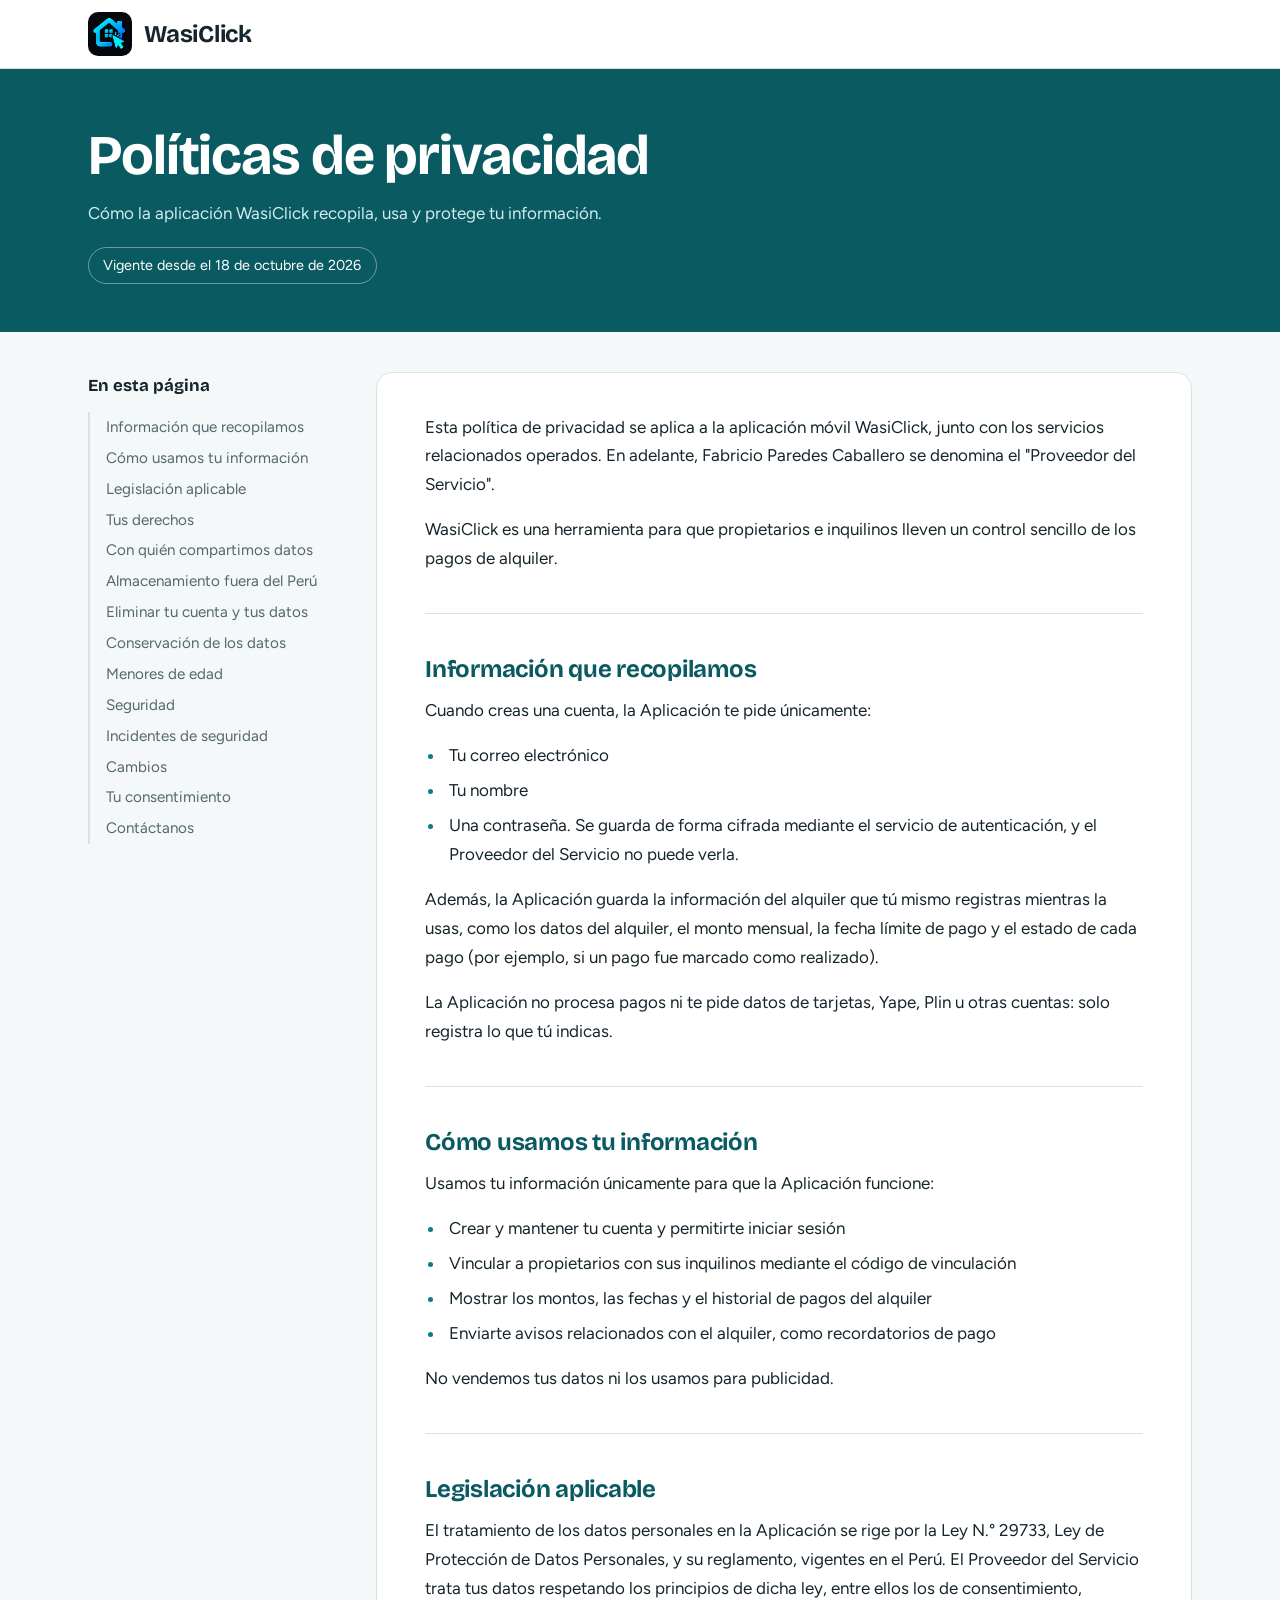
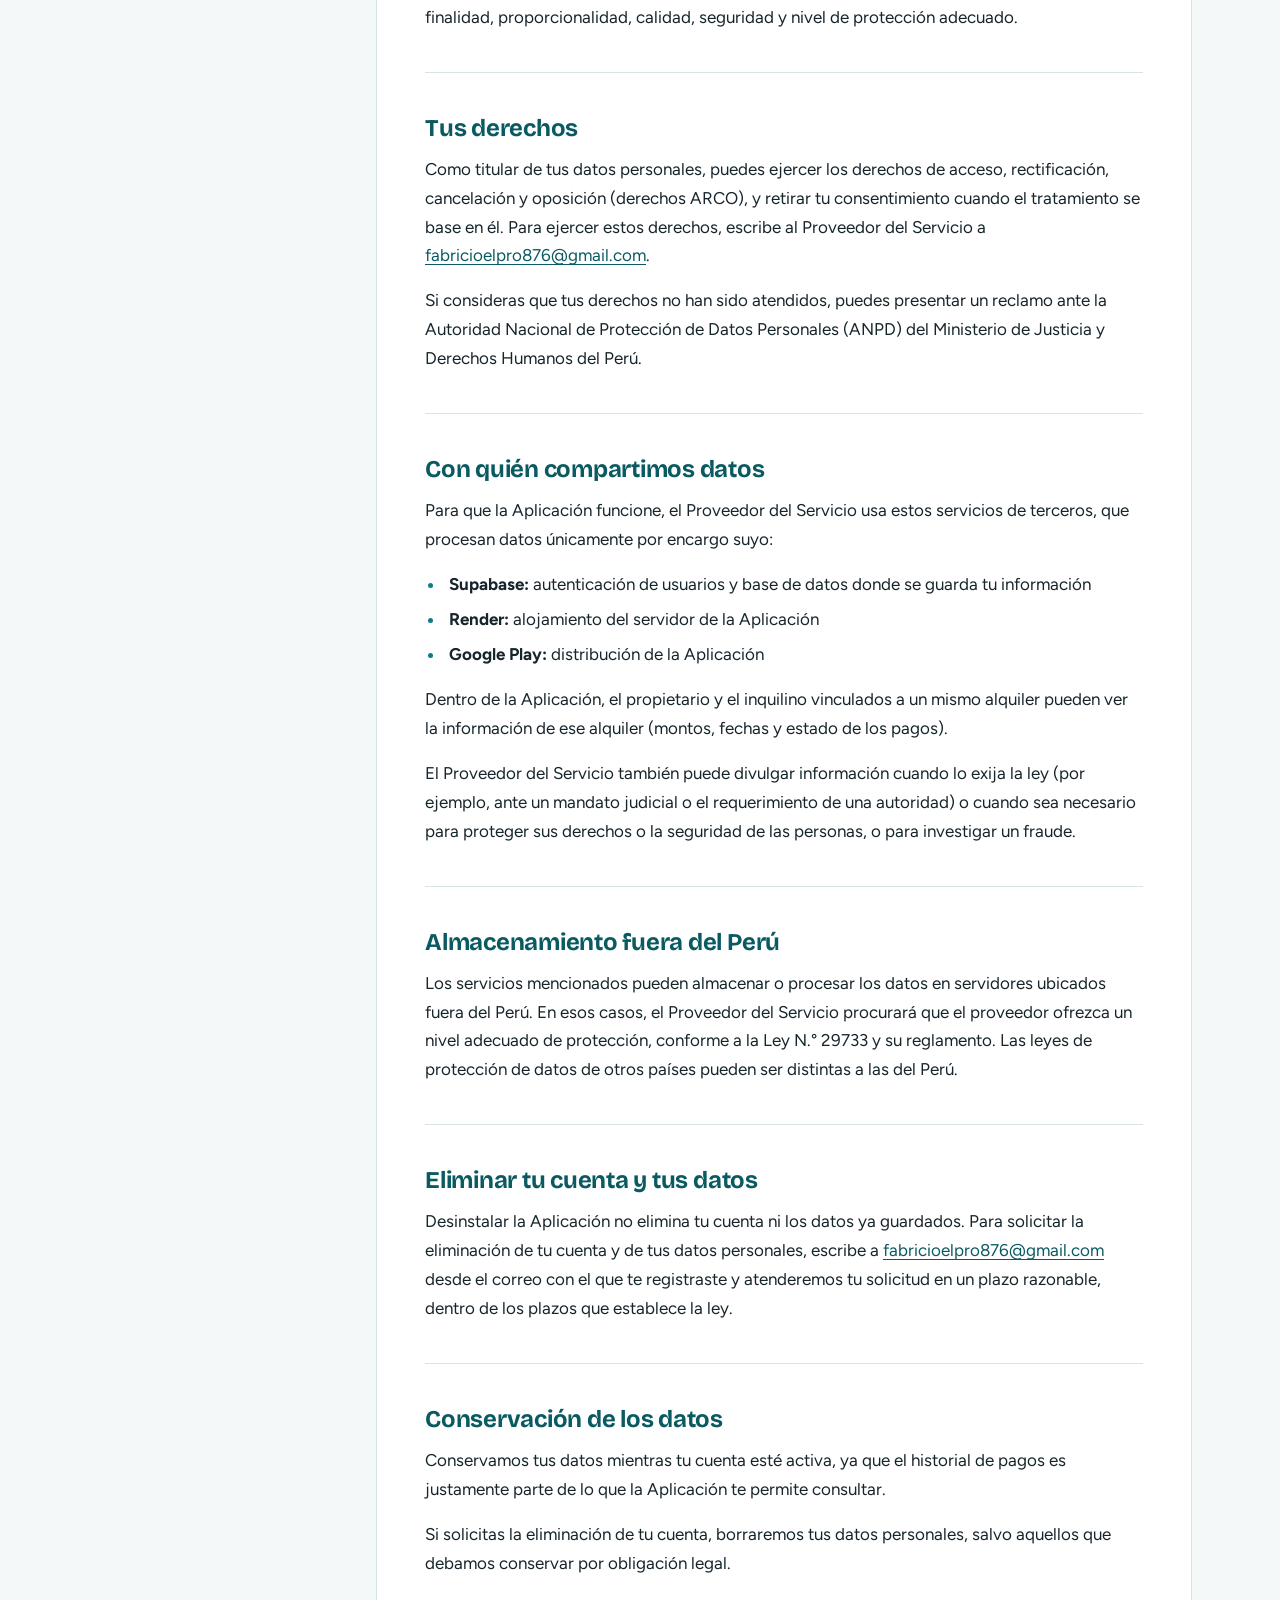
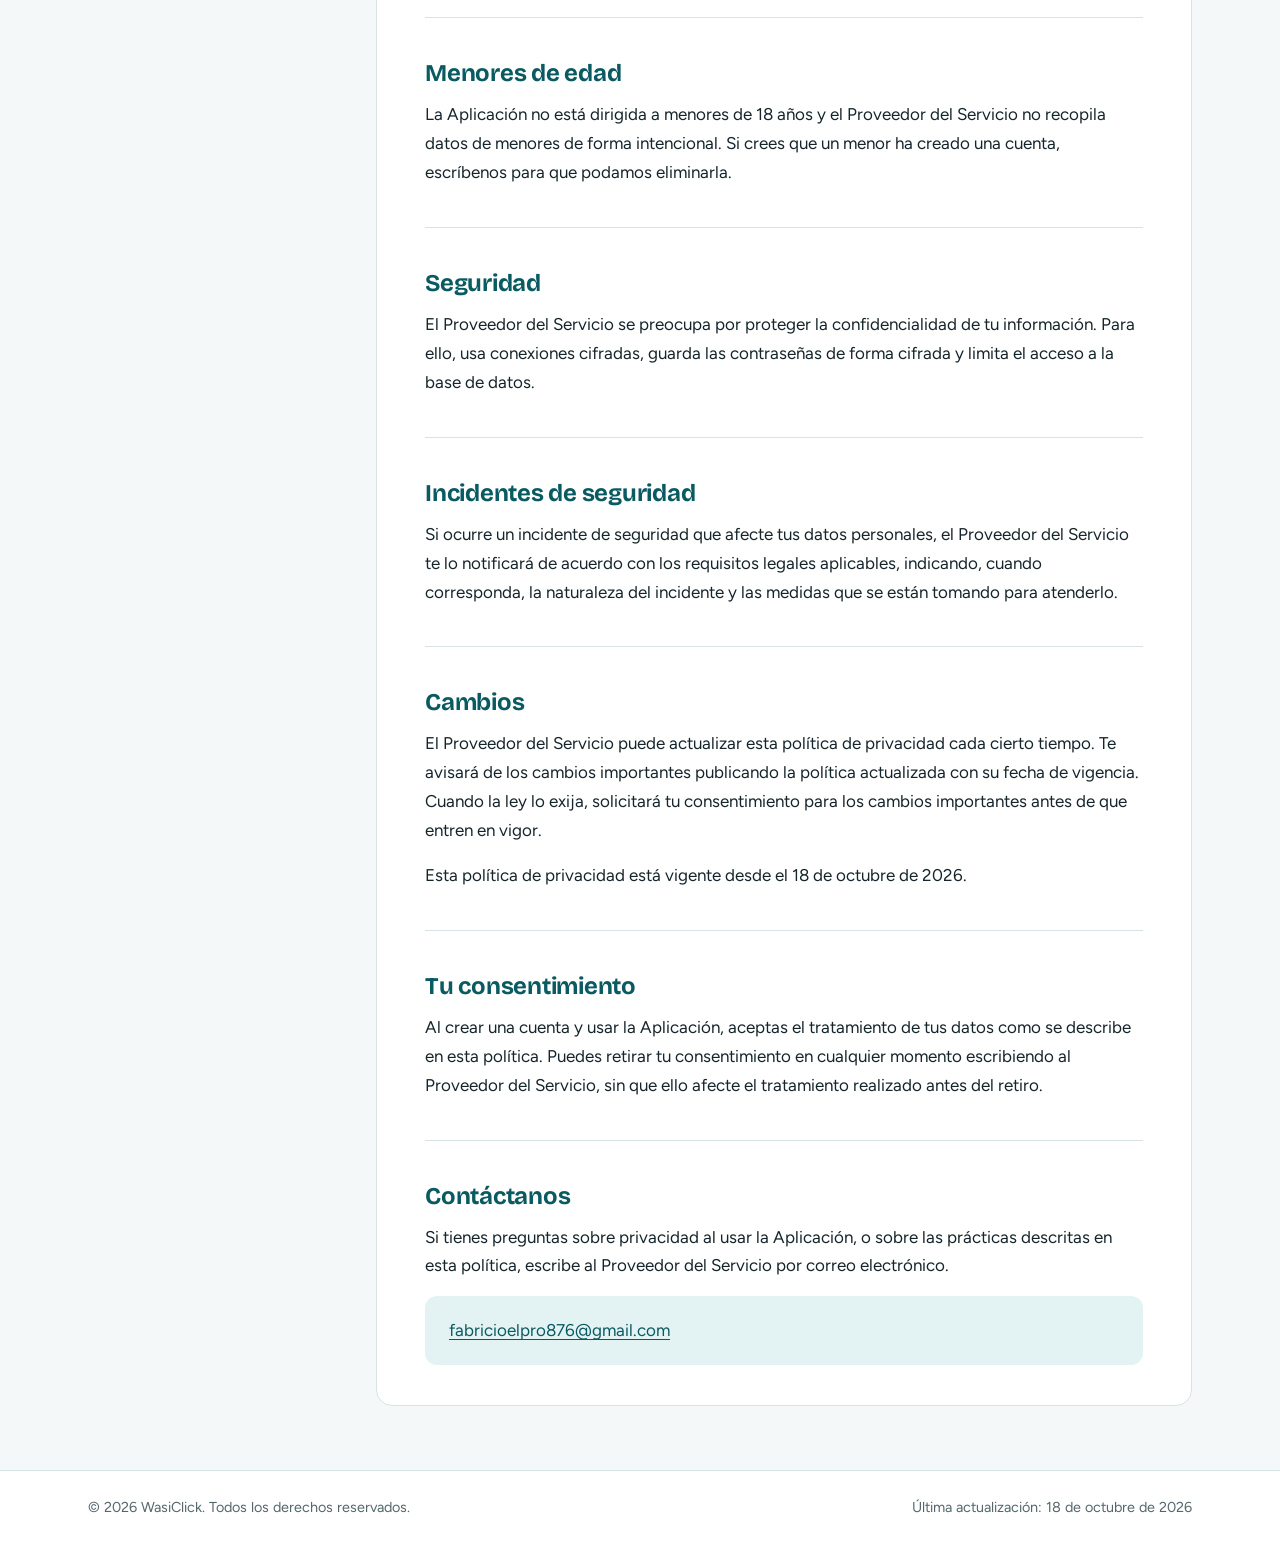
<file: Privacy-and-Policy.html>
<!DOCTYPE html>
<html lang="es">

<head>
    <meta charset="utf-8">
    <meta name="viewport" content="width=device-width, initial-scale=1">
    <title>Políticas de privacidad | WasiClick</title>
    <link rel="icon" href="galeria/icon.png">
    <meta name="description" content="Políticas de privacidad de la aplicación móvil WasiClick.">
    <link rel="icon" href="galeria/logo.png">
    <link rel="preconnect" href="https://fonts.googleapis.com">
    <link rel="preconnect" href="https://fonts.gstatic.com" crossorigin>
    <link href="https://fonts.googleapis.com/css2?family=Bricolage+Grotesque:wght@600;700&family=Figtree:wght@400;500;600&display=swap" rel="stylesheet">
    <style>
        /* Para cambiar los colores de la página, edita solo estas variables
           (por ejemplo, usa el color principal de tu logo en --accent). */
        :root {
            --accent: #0e7c86;
            --accent-dark: #0a5a62;
            --accent-soft: #e3f2f3;
            --ink: #16252b;
            --muted: #55676d;
            --line: #d8e3e6;
            --page: #f4f8f9;
            --paper: #ffffff;
            --font-body: 'Figtree', 'Helvetica Neue', Helvetica, Arial, sans-serif;
            --font-display: 'Bricolage Grotesque', 'Figtree', 'Helvetica Neue', Arial, sans-serif;
        }

        *, *::before, *::after { box-sizing: border-box; }

        html { scroll-behavior: smooth; scroll-padding-top: 5.5rem; }

        body {
            margin: 0;
            background: var(--page);
            color: var(--ink);
            font-family: var(--font-body);
            font-size: 1.0625rem;
            line-height: 1.7;
            -webkit-font-smoothing: antialiased;
        }

        a { color: var(--accent-dark); text-underline-offset: 3px; }
        a:hover { color: var(--accent); }
        a:focus-visible, summary:focus-visible {
            outline: 3px solid var(--accent);
            outline-offset: 3px;
            border-radius: 4px;
        }

        /* ---------- Cabecera ---------- */
        .site-header {
            position: sticky;
            top: 0;
            z-index: 10;
            background: rgba(255, 255, 255, 0.92);
            backdrop-filter: blur(8px);
            border-bottom: 1px solid var(--line);
        }

        .site-header .inner {
            max-width: 72rem;
            margin: 0 auto;
            padding: 0.75rem 1.5rem;
            display: flex;
            align-items: center;
            gap: 0.75rem;
        }

        .brand {
            display: flex;
            align-items: center;
            gap: 0.75rem;
            text-decoration: none;
            color: var(--ink);
        }

        .brand img {
            height: 44px;
            width: 44px;
            object-fit: contain;
            border-radius: 10px;
        }

        .brand span {
            font-family: var(--font-display);
            font-weight: 700;
            font-size: 1.5rem;
            letter-spacing: -0.01em;
        }

        /* ---------- Título ---------- */
        .intro {
            background: var(--accent-dark);
            color: #fff;
        }

        .intro .inner {
            max-width: 72rem;
            margin: 0 auto;
            padding: 3.5rem 1.5rem 3rem;
        }

        .intro h1 {
            margin: 0 0 0.75rem;
            font-family: var(--font-display);
            font-weight: 700;
            font-size: clamp(2.25rem, 5vw, 3.5rem);
            line-height: 1.1;
            letter-spacing: -0.02em;
        }

        .intro p {
            margin: 0;
            max-width: 40rem;
            color: #d3ecee;
        }

        .intro .date {
            display: inline-block;
            margin-top: 1.25rem;
            padding: 0.3rem 0.9rem;
            border: 1px solid rgba(255, 255, 255, 0.4);
            border-radius: 999px;
            font-size: 0.9rem;
            color: #fff;
        }

        /* ---------- Estructura ---------- */
        .layout {
            max-width: 72rem;
            margin: 0 auto;
            padding: 2.5rem 1.5rem 4rem;
            display: grid;
            grid-template-columns: 15rem minmax(0, 1fr);
            gap: 3rem;
            align-items: start;
        }

        .toc {
            position: sticky;
            top: 5.5rem;
            font-size: 0.95rem;
        }

        .toc h2 {
            margin: 0 0 0.75rem;
            font-family: var(--font-display);
            font-size: 1.05rem;
        }

        .toc ul {
            list-style: none;
            margin: 0;
            padding: 0;
            border-left: 2px solid var(--line);
        }

        .toc a {
            display: block;
            padding: 0.3rem 0 0.3rem 1rem;
            margin-left: -2px;
            border-left: 2px solid transparent;
            color: var(--muted);
            text-decoration: none;
            line-height: 1.4;
        }

        .toc a:hover {
            color: var(--accent-dark);
            border-left-color: var(--accent);
        }

        /* ---------- Contenido ---------- */
        main {
            background: var(--paper);
            border: 1px solid var(--line);
            border-radius: 16px;
            padding: 2.5rem 3rem;
        }

        main section + section {
            margin-top: 2.5rem;
            padding-top: 2.5rem;
            border-top: 1px solid var(--line);
        }

        main h2 {
            margin: 0 0 0.75rem;
            font-family: var(--font-display);
            font-weight: 700;
            font-size: 1.5rem;
            line-height: 1.25;
            letter-spacing: -0.01em;
            color: var(--accent-dark);
        }

        main p { margin: 0 0 1rem; max-width: 68ch; }
        main p:last-child { margin-bottom: 0; }

        main ul {
            margin: 0 0 1rem;
            padding-left: 1.25rem;
            max-width: 68ch;
        }

        main li { margin-bottom: 0.4rem; padding-left: 0.25rem; }
        main li::marker { color: var(--accent); }

        .contact-box {
            margin-top: 1rem;
            padding: 1.25rem 1.5rem;
            background: var(--accent-soft);
            border-radius: 12px;
        }

        .contact-box p { margin: 0; }

        /* ---------- Pie ---------- */
        .site-footer {
            border-top: 1px solid var(--line);
            background: var(--paper);
            color: var(--muted);
            font-size: 0.9rem;
        }

        .site-footer .inner {
            max-width: 72rem;
            margin: 0 auto;
            padding: 1.5rem;
            display: flex;
            flex-wrap: wrap;
            gap: 0.5rem 2rem;
            justify-content: space-between;
        }

        .site-footer p { margin: 0; }

        /* ---------- Móvil ---------- */
        @media (max-width: 52rem) {
            .layout {
                grid-template-columns: minmax(0, 1fr);
                gap: 1.5rem;
                padding-top: 1.5rem;
            }

            .toc { position: static; }

            .toc ul {
                border-left: 0;
                display: flex;
                flex-wrap: wrap;
                gap: 0.5rem;
            }

            .toc a {
                margin: 0;
                padding: 0.3rem 0.8rem;
                border: 1px solid var(--line);
                border-radius: 999px;
                background: var(--paper);
            }

            main { padding: 1.5rem 1.25rem; border-radius: 12px; }
            .intro .inner { padding: 2.5rem 1.25rem 2.25rem; }
            .site-header .inner { padding: 0.6rem 1.25rem; }
        }

        @media (prefers-reduced-motion: reduce) {
            html { scroll-behavior: auto; }
        }

        @media print {
            .site-header, .toc { display: none; }
            .intro { background: none; color: #000; }
            .intro p, .intro .date { color: #000; border-color: #000; }
            .layout { display: block; padding: 0; }
            main { border: 0; padding: 0; }
            body { background: #fff; }
        }
    </style>
</head>

<body>
    <header class="site-header">
        <div class="inner">
            <a class="brand" href="#top" aria-label="WasiClick">
                <img src="galeria/icon.png" alt="Logo de WasiClick">
                <span>WasiClick</span>
            </a>
        </div>
    </header>

    <div class="intro" id="top">
        <div class="inner">
            <h1>Políticas de privacidad</h1>
            <p>Cómo la aplicación WasiClick recopila, usa y protege tu información.</p>
            <span class="date">Vigente desde el 18 de octubre de 2026</span>
        </div>
    </div>

    <div class="layout">
        <nav class="toc" aria-label="Tabla de contenido">
            <h2>En esta página</h2>
            <ul>
                <li><a href="#information">Información que recopilamos</a></li>
                <li><a href="#uso">Cómo usamos tu información</a></li>
                <li><a href="#legislacion">Legislación aplicable</a></li>
                <li><a href="#rights">Tus derechos</a></li>
                <li><a href="#third-party">Con quién compartimos datos</a></li>
                <li><a href="#transfers">Almacenamiento fuera del Perú</a></li>
                <li><a href="#opt-out">Eliminar tu cuenta y tus datos</a></li>
                <li><a href="#retention">Conservación de los datos</a></li>
                <li><a href="#children">Menores de edad</a></li>
                <li><a href="#security">Seguridad</a></li>
                <li><a href="#breach">Incidentes de seguridad</a></li>
                <li><a href="#changes">Cambios</a></li>
                <li><a href="#consent">Tu consentimiento</a></li>
                <li><a href="#contact">Contáctanos</a></li>
            </ul>
        </nav>

        <main>
            <section>
                <p>Esta política de privacidad se aplica a la aplicación móvil WasiClick, junto con los servicios
                    relacionados operados.
                    En adelante, Fabricio Paredes Caballero se denomina el "Proveedor del Servicio".</p>
                <p>WasiClick es una herramienta para que propietarios e inquilinos lleven un control sencillo de los
                    pagos de alquiler.</p>
            </section>

            <section id="information">
                <h2>Información que recopilamos</h2>
                <p>Cuando creas una cuenta, la Aplicación te pide únicamente:</p>
                <ul>
                    <li>Tu correo electrónico</li>
                    <li>Tu nombre</li>
                    <li>Una contraseña. Se guarda de forma cifrada mediante el servicio de autenticación, y el
                        Proveedor del Servicio no puede verla.</li>
                </ul>
                <p>Además, la Aplicación guarda la información del alquiler que tú mismo registras mientras la usas,
                    como los datos del alquiler, el monto mensual, la fecha límite de pago y el estado de cada pago
                    (por ejemplo, si un pago fue marcado como realizado).</p>
                <p>La Aplicación no procesa pagos ni te pide datos de tarjetas, Yape, Plin u otras cuentas: solo
                    registra lo que tú indicas.</p>
            </section>

            <section id="uso">
                <h2>Cómo usamos tu información</h2>
                <p>Usamos tu información únicamente para que la Aplicación funcione:</p>
                <ul>
                    <li>Crear y mantener tu cuenta y permitirte iniciar sesión</li>
                    <li>Vincular a propietarios con sus inquilinos mediante el código de vinculación</li>
                    <li>Mostrar los montos, las fechas y el historial de pagos del alquiler</li>
                    <li>Enviarte avisos relacionados con el alquiler, como recordatorios de pago</li>
                </ul>
                <p>No vendemos tus datos ni los usamos para publicidad.</p>
            </section>

            <section id="legislacion">
                <h2>Legislación aplicable</h2>
                <p>El tratamiento de los datos personales en la Aplicación se rige por la Ley N.° 29733, Ley de
                    Protección de Datos Personales, y su reglamento, vigentes en el Perú. El Proveedor del Servicio
                    trata tus datos respetando los principios de dicha ley, entre ellos los de consentimiento,
                    finalidad, proporcionalidad, calidad, seguridad y nivel de protección adecuado.</p>
            </section>

            <section id="rights">
                <h2>Tus derechos</h2>
                <p>Como titular de tus datos personales, puedes ejercer los derechos de acceso, rectificación,
                    cancelación y oposición (derechos ARCO), y retirar tu consentimiento cuando el tratamiento se
                    base en él. Para ejercer estos derechos, escribe al Proveedor del Servicio a
                    <a href="mailto:fabricioelpro876@gmail.com">fabricioelpro876@gmail.com</a>.</p>
                <p>Si consideras que tus derechos no han sido atendidos, puedes presentar un reclamo ante la
                    Autoridad Nacional de Protección de Datos Personales (ANPD) del Ministerio de Justicia y Derechos
                    Humanos del Perú.</p>
            </section>

            <section id="third-party">
                <h2>Con quién compartimos datos</h2>
                <p>Para que la Aplicación funcione, el Proveedor del Servicio usa estos servicios de terceros, que
                    procesan datos únicamente por encargo suyo:</p>
                <ul>
                    <li><strong>Supabase:</strong> autenticación de usuarios y base de datos donde se guarda tu
                        información</li>
                    <li><strong>Render:</strong> alojamiento del servidor de la Aplicación</li>
                    <li><strong>Google Play:</strong> distribución de la Aplicación</li>
                </ul>
                <p>Dentro de la Aplicación, el propietario y el inquilino vinculados a un mismo alquiler pueden ver la
                    información de ese alquiler (montos, fechas y estado de los pagos).</p>
                <p>El Proveedor del Servicio también puede divulgar información cuando lo exija la ley (por ejemplo,
                    ante un mandato judicial o el requerimiento de una autoridad) o cuando sea necesario para proteger
                    sus derechos o la seguridad de las personas, o para investigar un fraude.</p>
            </section>

            <section id="transfers">
                <h2>Almacenamiento fuera del Perú</h2>
                <p>Los servicios mencionados pueden almacenar o procesar los datos en servidores ubicados fuera del
                    Perú. En esos casos, el Proveedor del Servicio procurará que el proveedor ofrezca un nivel
                    adecuado de protección, conforme a la Ley N.° 29733 y su reglamento. Las leyes de protección de
                    datos de otros países pueden ser distintas a las del Perú.</p>
            </section>

            <section id="opt-out">
                <h2>Eliminar tu cuenta y tus datos</h2>
                <p>Desinstalar la Aplicación no elimina tu cuenta ni los datos ya guardados. Para solicitar la
                    eliminación de tu cuenta y de tus datos personales, escribe a
                    <a href="mailto:fabricioelpro876@gmail.com">fabricioelpro876@gmail.com</a> desde el correo con el que te registraste
                    y atenderemos tu solicitud en un plazo razonable, dentro de los plazos que establece la ley.</p>
            </section>

            <section id="retention">
                <h2>Conservación de los datos</h2>
                <p>Conservamos tus datos mientras tu cuenta esté activa, ya que el historial de pagos es justamente
                    parte de lo que la Aplicación te permite consultar.</p>
                <p>Si solicitas la eliminación de tu cuenta, borraremos tus datos personales, salvo aquellos que
                    debamos conservar por obligación legal.</p>
            </section>

            <section id="children">
                <h2>Menores de edad</h2>
                <p>La Aplicación no está dirigida a menores de 18 años y el Proveedor del Servicio no recopila datos
                    de menores de forma intencional. Si crees que un menor ha creado una cuenta, escríbenos para que
                    podamos eliminarla.</p>
            </section>

            <section id="security">
                <h2>Seguridad</h2>
                <p>El Proveedor del Servicio se preocupa por proteger la confidencialidad de tu información. Para
                    ello, usa conexiones cifradas, guarda las contraseñas de forma cifrada y limita el acceso a la
                    base de datos.</p>
            </section>

            <section id="breach">
                <h2>Incidentes de seguridad</h2>
                <p>Si ocurre un incidente de seguridad que afecte tus datos personales, el Proveedor del Servicio te
                    lo notificará de acuerdo con los requisitos legales aplicables, indicando, cuando corresponda, la
                    naturaleza del incidente y las medidas que se están tomando para atenderlo.</p>
            </section>

            <section id="changes">
                <h2>Cambios</h2>
                <p>El Proveedor del Servicio puede actualizar esta política de privacidad cada cierto tiempo. Te
                    avisará de los cambios importantes publicando la política actualizada con su fecha de vigencia.
                    Cuando la ley lo exija, solicitará tu consentimiento para los cambios importantes antes de que
                    entren en vigor.</p>
                <p>Esta política de privacidad está vigente desde el 18 de octubre de 2026.</p>
            </section>

            <section id="consent">
                <h2>Tu consentimiento</h2>
                <p>Al crear una cuenta y usar la Aplicación, aceptas el tratamiento de tus datos como se describe en
                    esta política. Puedes retirar tu consentimiento en cualquier momento escribiendo al Proveedor del
                    Servicio, sin que ello afecte el tratamiento realizado antes del retiro.</p>
            </section>

            <section id="contact">
                <h2>Contáctanos</h2>
                <p>Si tienes preguntas sobre privacidad al usar la Aplicación, o sobre las prácticas descritas en esta
                    política, escribe al Proveedor del Servicio por correo electrónico.</p>
                <div class="contact-box">
                    <p><a href="mailto:fabricioelpro876@gmail.com">fabricioelpro876@gmail.com</a></p>
                </div>
            </section>
        </main>
    </div>

    <footer class="site-footer">
        <div class="inner">
            <p>&copy; 2026 WasiClick. Todos los derechos reservados.</p>
            <p>Última actualización: 18 de octubre de 2026</p>
        </div>
    </footer>
</body>

</html>
</file>
